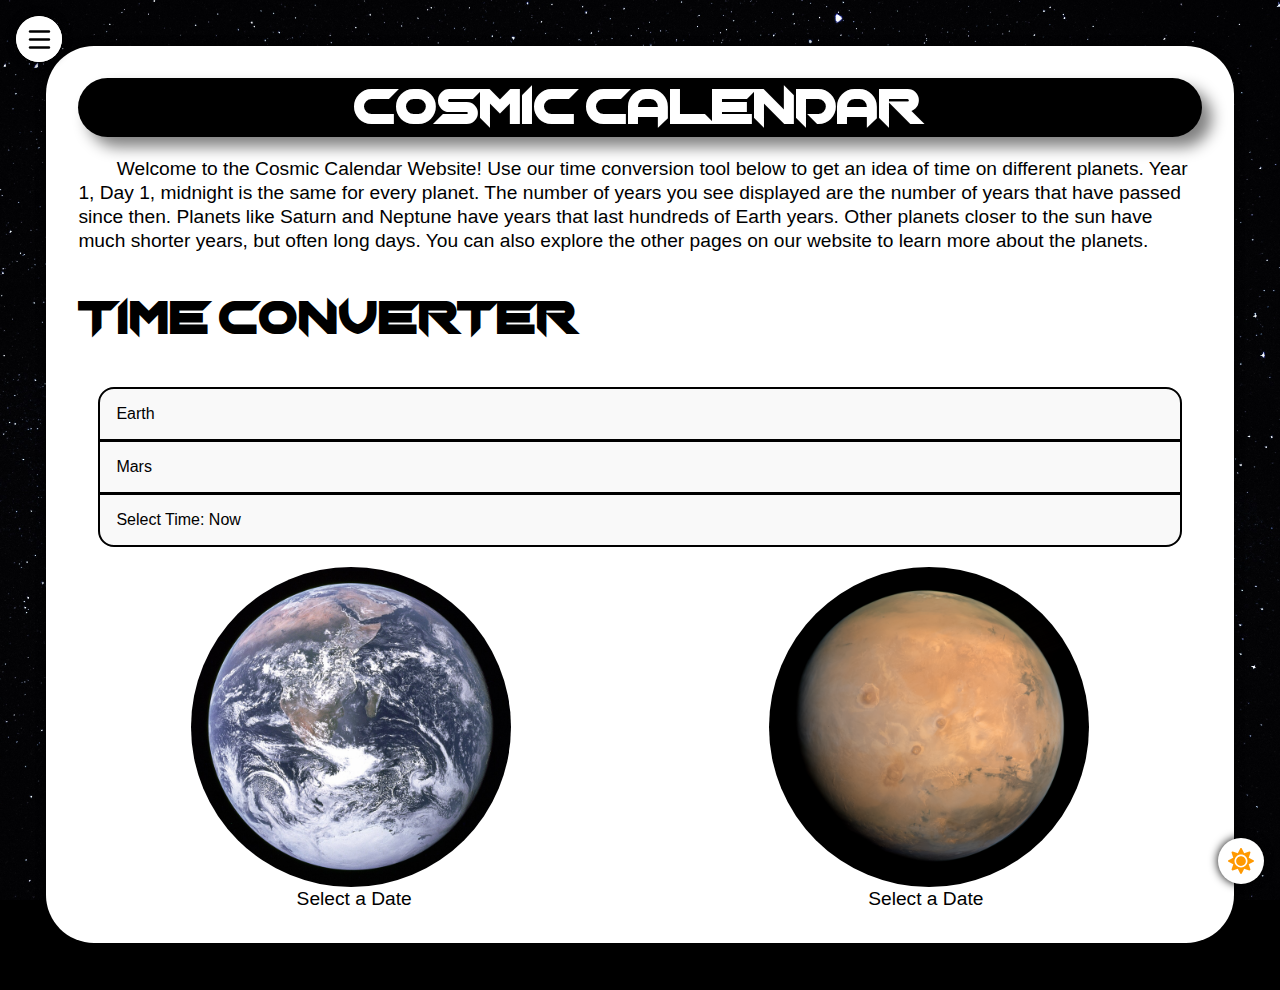
<file: index.html>
<!DOCTYPE html>
<html>

<head>
    <meta charset="utf-8">
    <title>Cosmic Calendar</title>
    <meta name="description" content="What a lovely website">
    <meta name="viewport" content="width=device-width, initial-scale=1">
    <link rel="stylesheet" href="src/css/styles.css">
    <link rel="stylesheet" href="src/css/index.css">
    <link href="src/assets/img/favicon.png" rel="icon">
</head>

<body>

    <!--NAVIGATION-->
    <div class="navbar" id="navbar">
        <svg class="hamRotate180 ham hamburger" id="hamburger" viewBox="0 0 100 100" width="80"
            onclick="this.classList.toggle('active')">
            <path class="line top"
                d="m 30,33 h 40 c 0,0 8.5,-0.68551 8.5,10.375 0,8.292653 -6.122707,9.002293 -8.5,6.625 l -11.071429,-11.071429" />
            <path class="line middle" d="m 70,50 h -40" />
            <path class="line bottom"
                d="m 30,67 h 40 c 0,0 8.5,0.68551 8.5,-10.375 0,-8.292653 -6.122707,-9.002293 -8.5,-6.625 l -11.071429,11.071429" />
        </svg>
        <ul class="menu" id="menu">
            <li><a href="src/pages/about-us.html">About Us</a></li>
            <li><a href="src/pages/Dash.html">Dashboard</a></li>
            <li><a href="src/pages/planet-history.html">Planet History</a></li>
        </ul>
    </div>
    <div class="theme-toggle" id="theme-toggle">
        <svg viewBox="0 0 512 512" title="sun" class="sun">
            <path
                d="M256 160c-52.9 0-96 43.1-96 96s43.1 96 96 96 96-43.1 96-96-43.1-96-96-96zm246.4 80.5l-94.7-47.3 33.5-100.4c4.5-13.6-8.4-26.5-21.9-21.9l-100.4 33.5-47.4-94.8c-6.4-12.8-24.6-12.8-31 0l-47.3 94.7L92.7 70.8c-13.6-4.5-26.5 8.4-21.9 21.9l33.5 100.4-94.7 47.4c-12.8 6.4-12.8 24.6 0 31l94.7 47.3-33.5 100.5c-4.5 13.6 8.4 26.5 21.9 21.9l100.4-33.5 47.3 94.7c6.4 12.8 24.6 12.8 31 0l47.3-94.7 100.4 33.5c13.6 4.5 26.5-8.4 21.9-21.9l-33.5-100.4 94.7-47.3c13-6.5 13-24.7.2-31.1zm-155.9 106c-49.9 49.9-131.1 49.9-181 0-49.9-49.9-49.9-131.1 0-181 49.9-49.9 131.1-49.9 181 0 49.9 49.9 49.9 131.1 0 181z" />
        </svg>
        <svg viewBox="0 0 512 512" title="moon" class="moon">
            <path
                d="M283.211 512c78.962 0 151.079-35.925 198.857-94.792 7.068-8.708-.639-21.43-11.562-19.35-124.203 23.654-238.262-71.576-238.262-196.954 0-72.222 38.662-138.635 101.498-174.394 9.686-5.512 7.25-20.197-3.756-22.23A258.156 258.156 0 0 0 283.211 0c-141.309 0-256 114.511-256 256 0 141.309 114.511 256 256 256z" />
        </svg>
    </div>

    <!--MAIN PAGE-->
    <div class="title">
        Cosmic Calendar
    </div>

    <div class="info tab">
        <p>
            Welcome to the Cosmic Calendar Website! Use our time conversion tool below to get an idea of time on
            different planets. Year 1, Day 1, midnight is the same for every planet. The number of years you see
            displayed are the number of years that have passed since then. Planets like Saturn and Neptune have years
            that last hundreds of Earth years. Other planets closer to the sun have much shorter years, but often long
            days. You can also explore the other pages on our website to learn more about the planets.
        </p>
    </div>

    <h2 class="headers">Time Converter</h2>
    <div class="convertform">
        <div class="dropdown-container" id="dropdown-container1">
            <button class="dropdown-button" id="dropdownbtn1">Select Planet 1</button>
        </div>
        <div class="dropdown-container" id="dropdown-container2">
            <button class="dropdown-button" id="dropdownbtn2">Select Planet 2</button>
        </div>
        <div class="dropdown-container" id="dropdown-container3">
            <button class="dropdown-button" id="dropdownbtn3">Select Time: Now</button>
        </div>
    </div>

    <div class="planet-pics">
        <img class="planet-image" id="planetpic1">
        <img class="planet-image" id="planetpic2">
    </div>

    <div class="results dropdown-container" id="results">
        <div class="info" id="result1">Select a Date</div>
        <div class="info" id="result2">Select a Date</div>
    </div>

    <!--PLANET DROPDOWN 1-->
    <div id="dropdown-content1" class="dropdown-modal">
        <!--PLANETS-->
        <div class="dropdown-header">Planets</div>

        <div class="dropdown-content">
            <img src="./src/assets/img/planets/mercury.png"
                alt="An image of Mercury, a gray, rocky planet covered in craters, resembling Earth's Moon.">
            <label>Mercury</label>
        </div>
        <div class="dropdown-content">
            <img src="./src/assets/img/planets/venus.png"
                alt="Venus, a bright yellow planet veiled by thick clouds and a dense atmosphere.">
            <label>Venus</label>
        </div>
        <div class="dropdown-content">
            <img src="./src/assets/img/planets/earth.png"
                alt="Earth, a vibrant blue planet with swirling white clouds, green landmasses, and vast oceans.">
            <label>Earth</label>
        </div>
        <div class="dropdown-content">
            <img src="./src/assets/img/planets/mars.png"
                alt="Mars, a reddish-orange planet with dusty terrain, craters, and icy polar caps.">
            <label>Mars</label>
        </div>
        <div class="dropdown-content">
            <img src="./src/assets/img/planets/jupiter.png"
                alt="Jupiter, a massive planet with orange and white swirling bands and the Great Red Spot, a large storm.">
            <label>Jupiter</label>
        </div>
        <div class="dropdown-content">
            <img src="./src/assets/img/planets/saturn.png"
                alt="Saturn, a pale yellow-brown planet surrounded by prominent icy rings.">
            <label>Saturn</label>
        </div>
        <div class="dropdown-content">
            <img src="./src/assets/img/planets/uranus.png"
                alt="Uranus, a pale light blue-green planet tilted on its side.">
            <label>Uranus</label>
        </div>
        <div class="dropdown-content">
            <img src="./src/assets/img/planets/neptune.png"
                alt="Neptune, a deep blue planet with faint white cloud streaks and a visible dark storm.">
            <label>Neptune</label>
        </div>

        <!--DWARFT PLANETS-->
        <div class="dropdown-header">Dwarf Planets</div>

        <div class="dropdown-content">
            <img src="./src/assets/img/planets/pluto.png"
                alt="Pluto, a tan and brown dwarf planet with a bright, heart-shaped region on its surface.">
            <label>Pluto</label>
        </div>
        <div class="dropdown-content">
            <img src="./src/assets/img/planets/makemake.png"
                alt="Makemake, a reddish-brown dwarf planet with a bright, icy surface.">
            <label>Makemake</label>
        </div>

        <!--MOONS-->
        <div class="dropdown-header">Moons</div>

        <div class="dropdown-content">
            <img src="./src/assets/img/planets/moon.png"
                alt="Earth's moon or Luna, a gray, cratered moon with dark plains scattered across its surface.">
            <label>Moon</label>
        </div>
        <div class="dropdown-content">
            <img src="./src/assets/img/planets/europa.png"
                alt="Europa, an icy moon with a smooth surface crisscrossed by reddish-brown fractures.">
            <label>Europa</label>
        </div>
        <div class="dropdown-content">
            <img src="./src/assets/img/planets/titan.png"
                alt="Titan, a moon with a thick, yellow-orange atmosphere that obscures its surface.">
            <label>Titan</label>
        </div>

        <!--ASTEROIDS-->
        <div class="dropdown-header">Asteroids</div>

        <div class="dropdown-content">
            <img src="./src/assets/img/planets/ceres.png"
                alt="Ceres, a gray dwarf planet with a cratered surface and bright spots.">
            <label>Ceres</label>
        </div>
        <div class="dropdown-content">
            <img src="./src/assets/img/planets/vesta.png"
                alt="Vesta, an irregularly shaped asteroid with a gray, cratered surface.">
            <label>Vesta</label>
        </div>
        <div class="dropdown-content">
            <img src="./src/assets/img/planets/pallas.png"
                alt="Pallas, a dark, slightly spherical shaped asteroid with visible craters.">
            <label>Pallas</label>
        </div>
    </div>

    <!--PLANET DROPDOWN 2-->
    <div id="dropdown-content2" class="dropdown-modal">
        <!--PLANETS-->
        <div class="dropdown-header">Planets</div>

        <div class="dropdown-content">
            <img src="./src/assets/img/planets/mercury.png"
                alt="An image of Mercury, a gray, rocky planet covered in craters, resembling Earth's Moon.">
            <label>Mercury</label>
        </div>
        <div class="dropdown-content">
            <img src="./src/assets/img/planets/venus.png"
                alt="Venus, a bright yellow planet veiled by thick clouds and a dense atmosphere.">
            <label>Venus</label>
        </div>
        <div class="dropdown-content">
            <img src="./src/assets/img/planets/earth.png"
                alt="A vibrant blue planet with swirling white clouds, green landmasses, and vast oceans.">
            <label>Earth</label>
        </div>
        <div class="dropdown-content">
            <img src="./src/assets/img/planets/mars.png"
                alt="A reddish-orange planet with dusty terrain, craters, and icy polar caps.">
            <label>Mars</label>
        </div>
        <div class="dropdown-content">
            <img src="./src/assets/img/planets/jupiter.png"
                alt="A massive planet with orange and white swirling bands and the Great Red Spot, a large storm.">
            <label>Jupiter</label>
        </div>
        <div class="dropdown-content">
            <img src="./src/assets/img/planets/saturn.png"
                alt="A pale yellow-brown planet surrounded by prominent icy rings.">
            <label>Saturn</label>
        </div>
        <div class="dropdown-content">
            <img src="./src/assets/img/planets/uranus.png" alt="A light blue-green planet tilted on its side.">
            <label>Uranus</label>
        </div>
        <div class="dropdown-content">
            <img src="./src/assets/img/planets/neptune.png"
                alt="A deep blue planet with faint white cloud streaks and a visible dark storm.">
            <label>Neptune</label>
        </div>

        <!--DWARFT PLANETS-->
        <div class="dropdown-header">Dwarf Planets</div>

        <div class="dropdown-content">
            <img src="./src/assets/img/planets/pluto.png" alt="A tan and brown dwarf planet.">
            <label>Pluto</label>
        </div>
        <div class="dropdown-content">
            <img src="./src/assets/img/planets/makemake.png"
                alt="A reddish-brown dwarf planet with a bright, icy surface.">
            <label>Makemake</label>
        </div>

        <!--MOONS-->
        <div class="dropdown-header">Moons</div>

        <div class="dropdown-content">
            <img src="./src/assets/img/planets/moon.png"
                alt="Earth's moon or Luna, a gray, cratered moon with dark plains scattered across its surface.">
            <label>Moon</label>
        </div>
        <div class="dropdown-content">
            <img src="./src/assets/img/planets/europa.png"
                alt="An icy moon with a smooth surface crisscrossed by reddish-brown fractures.">
            <label>Europa</label>
        </div>
        <div class="dropdown-content">
            <img src="./src/assets/img/planets/titan.png"
                alt="A moon with a thick, yellow-orange atmosphere that obscures its surface.">
            <label>Titan</label>
        </div>

        <!--ASTEROIDS-->
        <div class="dropdown-header">Asteroids</div>

        <div class="dropdown-content">
            <img src="./src/assets/img/planets/ceres.png"
                alt="A gray dwarf planet with a cratered surface and bright spots.">
            <label>Ceres</label>
        </div>
        <div class="dropdown-content">
            <img src="./src/assets/img/planets/vesta.png"
                alt="An irregularly shaped asteroid with a gray, cratered surface.">
            <label>Vesta</label>
        </div>
        <div class="dropdown-content">
            <img src="./src/assets/img/planets/pallas.png"
                alt="A dark, slightly spherical shaped asteroid with visible craters.">
            <label>Pallas</label>
        </div>
    </div>

    <div id="dropdown-content3" class="dropdown-modal">
        <div>
            <button class="clicker" id="now">Now</button>
        </div>
        <div class="datebox">
            <input type="datetime-local" name="" id="date">
        </div>
        <div>
            <button class="clicker" id="check">&check;</button>
        </div>
    </div>

    <!--SCRIPTS-->
    <script src="src/js/ConvertForm.js" async defer></script>

    <script src="src/js/main.js" defer></script>

</body>

</html>
</file>
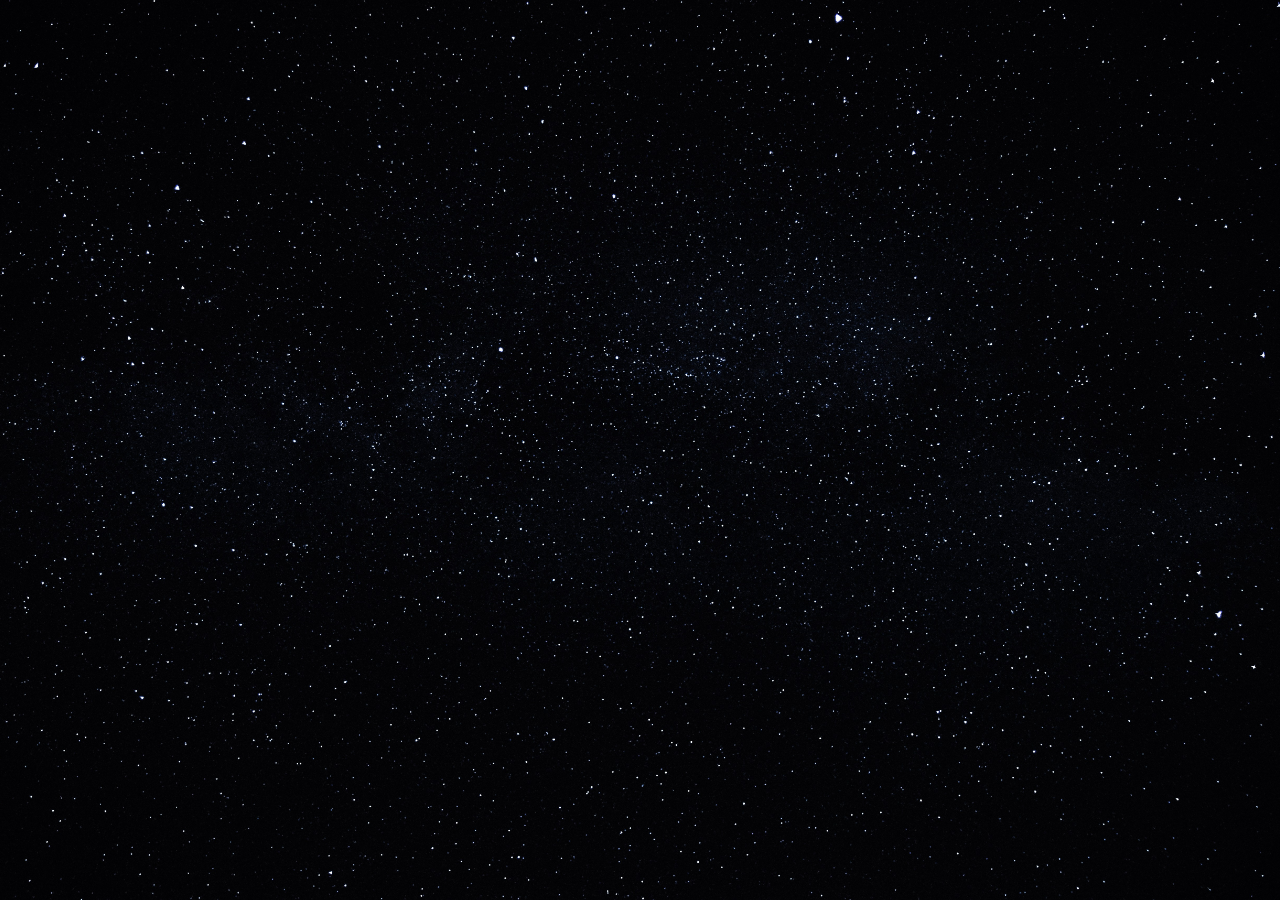
<file: Pages/Dash.html>
<!DOCTYPE html>
<html lang = "en-US">

<head>
  <title id="title">Dash</title>
  <meta charset = "utf-8">
  <meta name = "viewport" content = "width=device-width">
  <link href = "../src/css/styles.css" rel = "stylesheet" type = "text/css" />
  <link href = "../src/assets/Icon.png" rel = "icon">
</head>

<body id="body">
  
  <div id="link" style="text-align: center; font-size: 1.5em; background: rgb(255, 128, 128); position: fixed; width: 25%; right: 1em; bottom: 1em; font-weight: bold;">
    Java Script does not seem to be linked. Most features and some content may be missing.
  </div>
  
  <script src="../src/js/main.js"></script>
  
  <script src="../src/js/AreFilesLinked.js"></script>
  
  <script src="../src/js/Clock.js"></script>
  
  <div id="clockTest" style="position: relative; height: 40rem;"></div>
  
  <script>
    new clock(24, 0, 'clockTest');
  </script>
  
  <div id="2" style="position: relative;"></div>
  
  <script>
    new clock(240, 0, '2');
  </script>
  
</body>

</html>
</file>
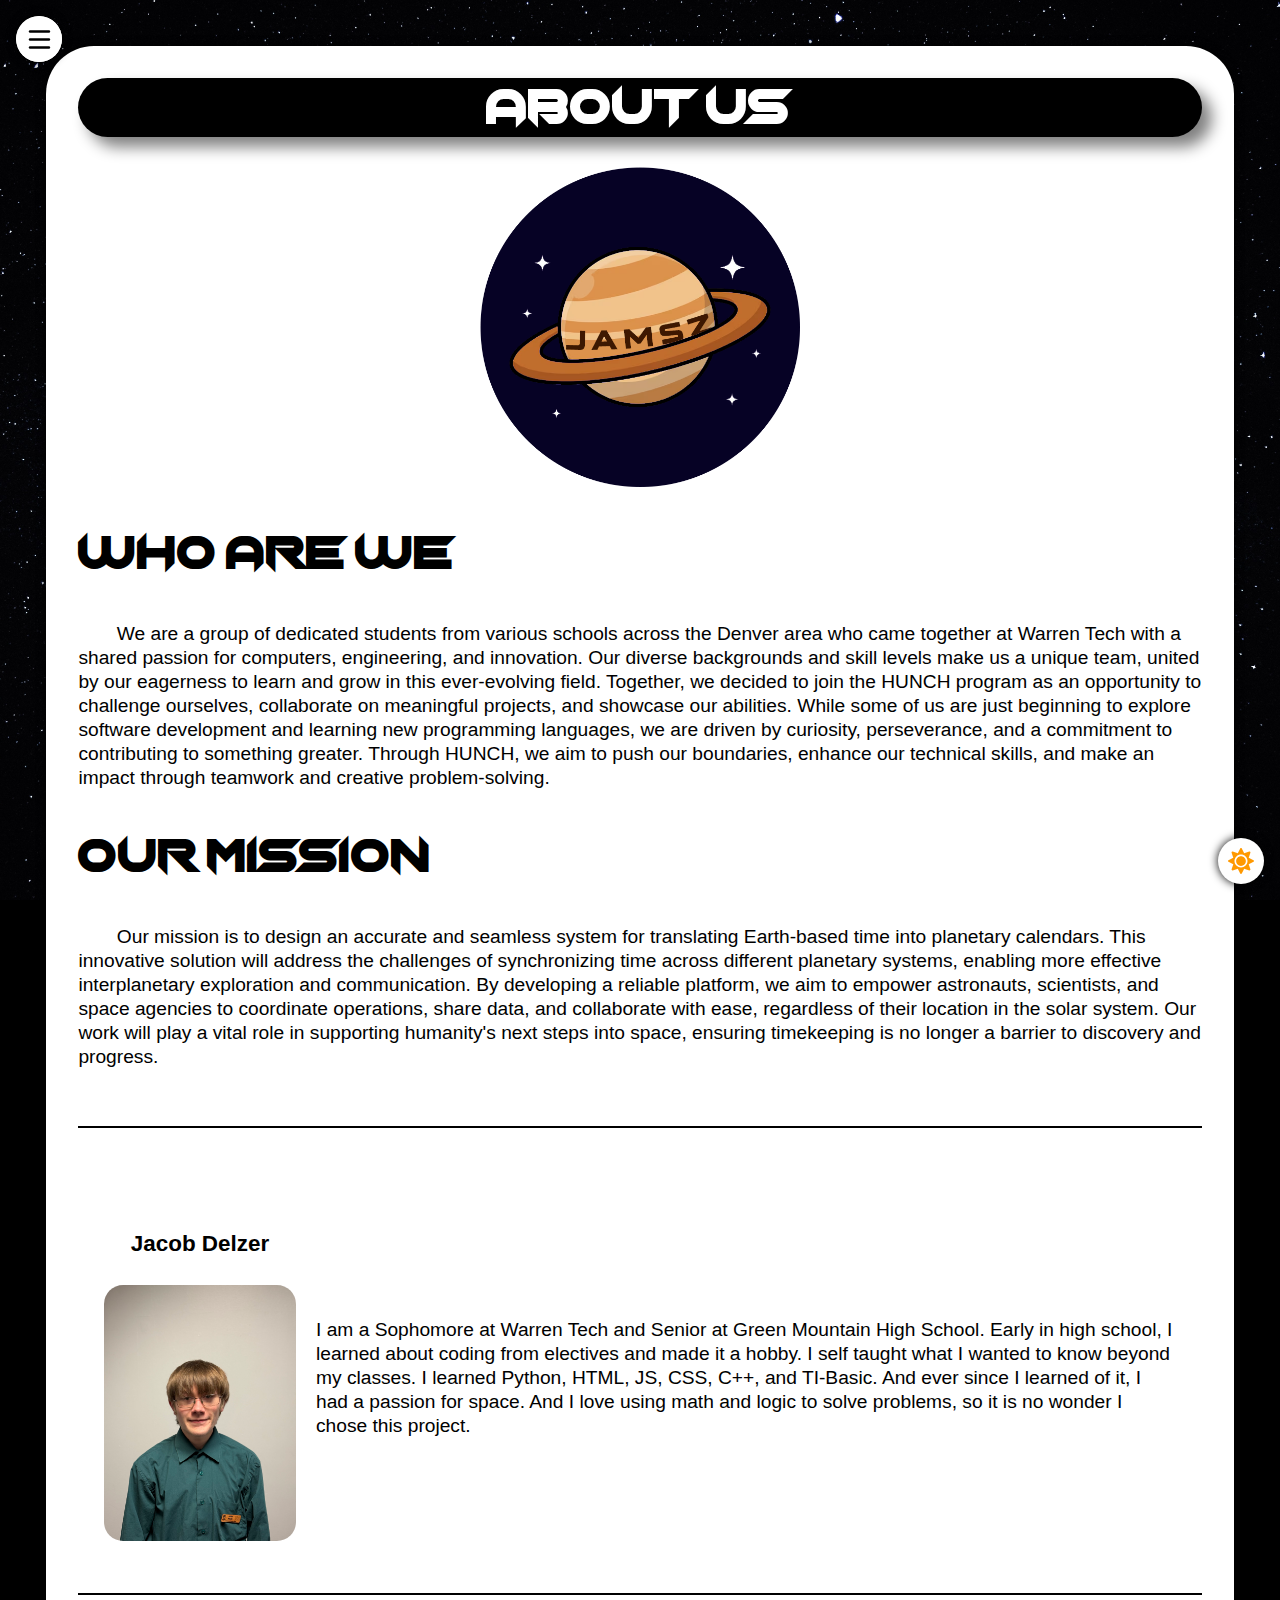
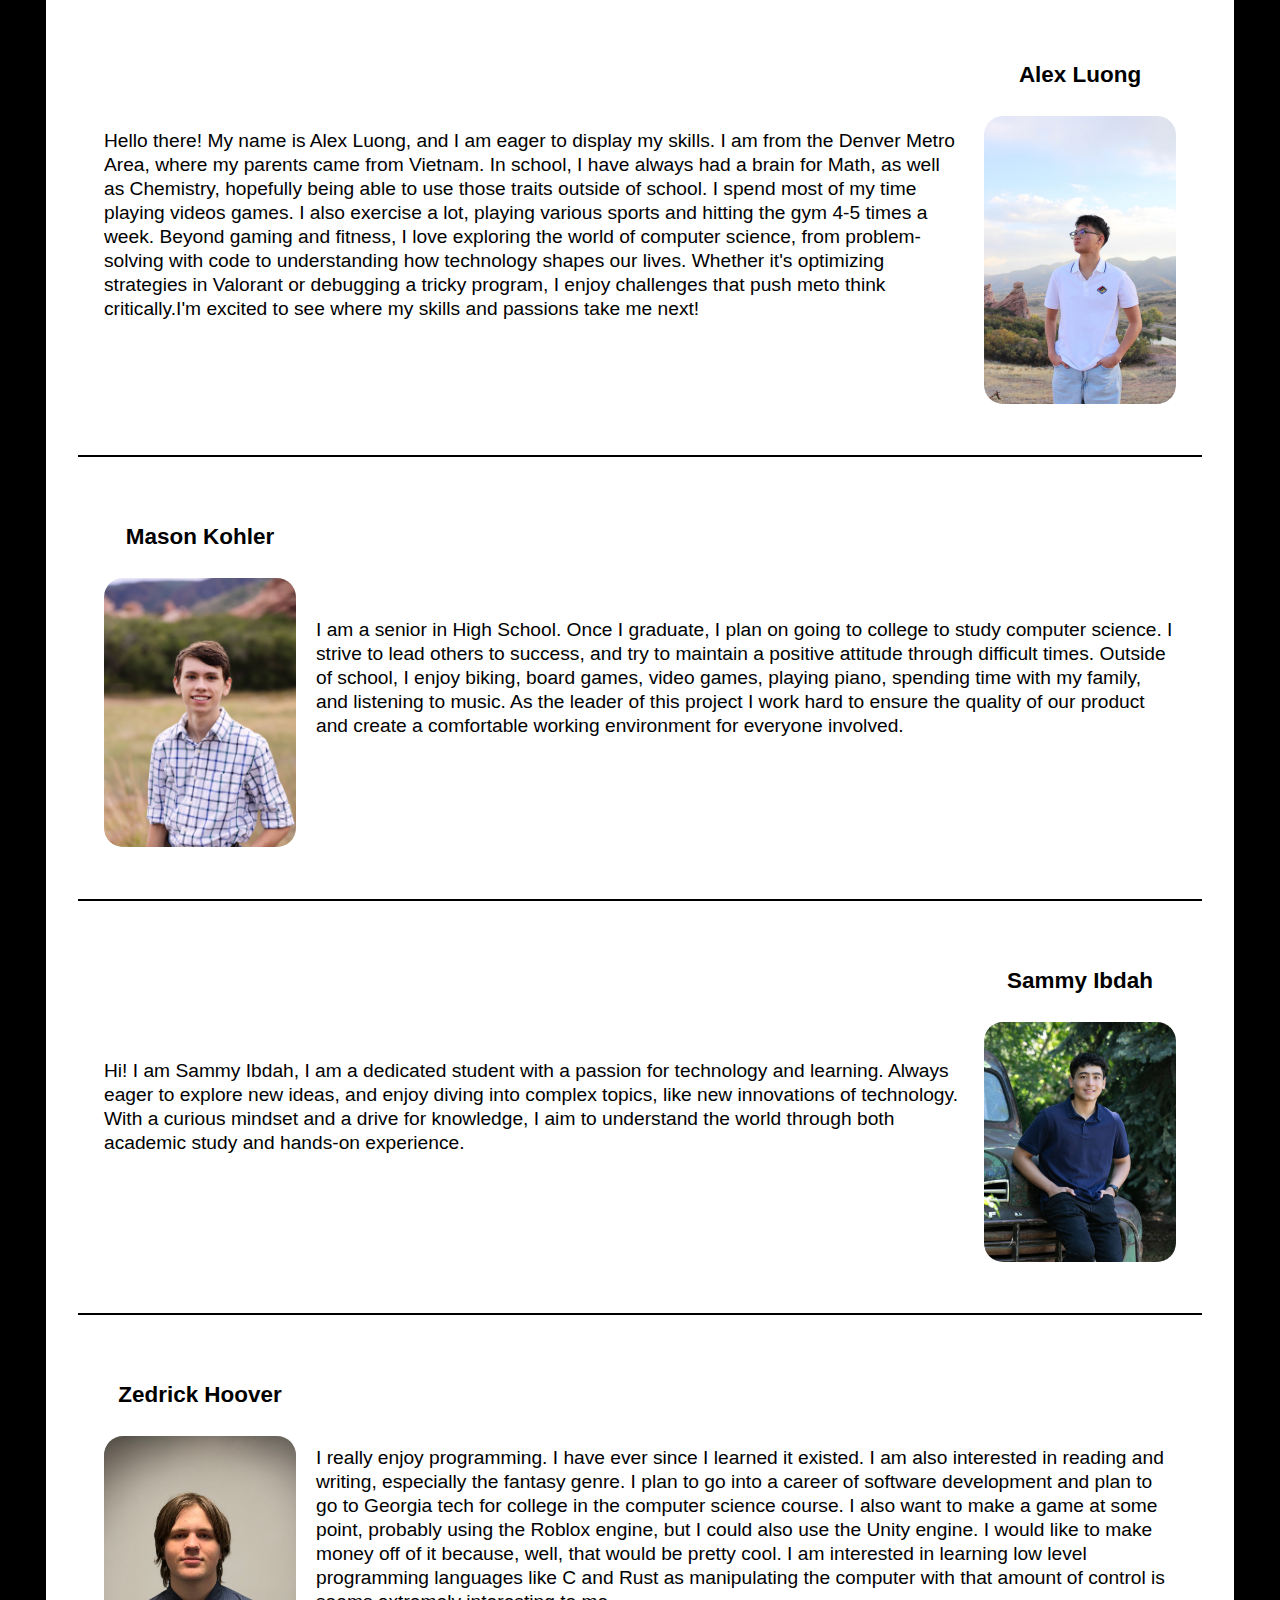
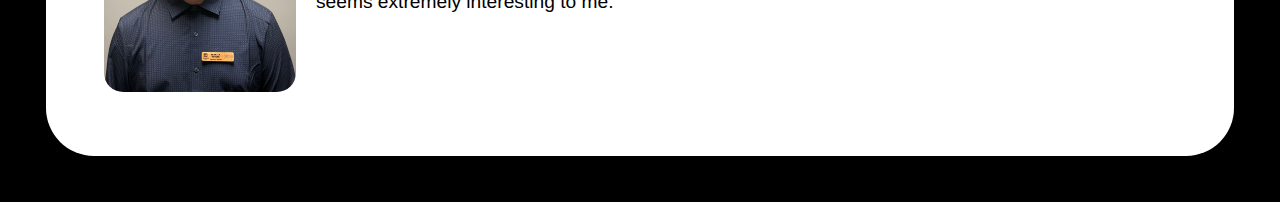
<file: src/pages/about-us.html>
<!DOCTYPE html>
<html lang="en">

<head>
    <link rel="stylesheet" href="../css/styles.css">
    <link rel="stylesheet" href="../css/about-us.css">
    <meta charset="UTF-8">
    <meta name="viewport" content="width=device-width, initial-scale=1.0">
    <title>About Us</title>
    <link href="../assets/img/favicon.png" rel="icon">

</head>

<body>

    <!--NAVIGATION-->
    <div class="navbar" id="navbar">
        <svg class="hamRotate180 ham hamburger" id="hamburger" viewBox="0 0 100 100" width="80"
            onclick="this.classList.toggle('active')">
            <path class="line top"
                d="m 30,33 h 40 c 0,0 8.5,-0.68551 8.5,10.375 0,8.292653 -6.122707,9.002293 -8.5,6.625 l -11.071429,-11.071429" />
            <path class="line middle" d="m 70,50 h -40" />
            <path class="line bottom"
                d="m 30,67 h 40 c 0,0 8.5,0.68551 8.5,-10.375 0,-8.292653 -6.122707,-9.002293 -8.5,-6.625 l -11.071429,11.071429" />
        </svg>
        <ul class="menu" id="menu">
            <li><a href="../../index.html">Home</a></li>
            <li><a href="./Dash.html">Dashboard</a></li>
            <li><a href="./planet-history.html">Planet History</a></li>
        </ul>
    </div>
    <div class="theme-toggle" id="theme-toggle">
        <svg viewBox="0 0 512 512" title="sun" class="sun">
            <path
                d="M256 160c-52.9 0-96 43.1-96 96s43.1 96 96 96 96-43.1 96-96-43.1-96-96-96zm246.4 80.5l-94.7-47.3 33.5-100.4c4.5-13.6-8.4-26.5-21.9-21.9l-100.4 33.5-47.4-94.8c-6.4-12.8-24.6-12.8-31 0l-47.3 94.7L92.7 70.8c-13.6-4.5-26.5 8.4-21.9 21.9l33.5 100.4-94.7 47.4c-12.8 6.4-12.8 24.6 0 31l94.7 47.3-33.5 100.5c-4.5 13.6 8.4 26.5 21.9 21.9l100.4-33.5 47.3 94.7c6.4 12.8 24.6 12.8 31 0l47.3-94.7 100.4 33.5c13.6 4.5 26.5-8.4 21.9-21.9l-33.5-100.4 94.7-47.3c13-6.5 13-24.7.2-31.1zm-155.9 106c-49.9 49.9-131.1 49.9-181 0-49.9-49.9-49.9-131.1 0-181 49.9-49.9 131.1-49.9 181 0 49.9 49.9 49.9 131.1 0 181z" />
        </svg>
        <svg viewBox="0 0 512 512" title="moon" class="moon">
            <path
                d="M283.211 512c78.962 0 151.079-35.925 198.857-94.792 7.068-8.708-.639-21.43-11.562-19.35-124.203 23.654-238.262-71.576-238.262-196.954 0-72.222 38.662-138.635 101.498-174.394 9.686-5.512 7.25-20.197-3.756-22.23A258.156 258.156 0 0 0 283.211 0c-141.309 0-256 114.511-256 256 0 141.309 114.511 256 256 256z" />
        </svg>
    </div>
    
    <!--MAIN PAGE-->
    <div class="title">
        About Us
    </div>

    <img src="../assets/img/saturnlogos.png" class="jamsz"
        alt="JAMSZ logo." />


    <h2 class="headers">Who Are We</h2>
    <p class="info tab">
        We are a group of dedicated students from various schools across the Denver area who came together at Warren
        Tech with a shared passion for computers, engineering, and innovation.
        Our diverse backgrounds and skill levels make us a unique team, united by our eagerness to learn and grow in
        this ever-evolving field.
        Together, we decided to join the HUNCH program as an opportunity to challenge ourselves, collaborate on
        meaningful projects, and showcase our abilities.
        While some of us are just beginning to explore software development and learning new programming languages, we
        are driven by curiosity, perseverance, and a commitment to contributing to something greater.
        Through HUNCH, we aim to push our boundaries, enhance our technical skills, and make an impact through teamwork
        and creative problem-solving.
    </p>

    <h2 class="headers">Our Mission</h2>
    <p class="info tab">
        Our mission is to design an accurate and seamless system for translating Earth-based time into planetary
        calendars.
        This innovative solution will address the challenges of synchronizing time across different planetary systems,
        enabling more effective interplanetary exploration and communication.
        By developing a reliable platform, we aim to empower astronauts, scientists, and space agencies to coordinate
        operations, share data, and collaborate with ease, regardless of their location in the solar system.
        Our work will play a vital role in supporting humanity's next steps into space, ensuring timekeeping is no
        longer a barrier to discovery and progress.
    </p>
</body>

<br>
<div class="border"></div>
<br>
<br>

<body>
    <div class="image-container info">

        <!--JACOB-->
        <div class="photo-left">
            <div>
                <h3 class="name-tag">Jacob Delzer</h3>
                <br>
                <img src="../assets/img/portraits/Jacob.jpeg" />
            </div>
            <div class="phone-margin">
                I am a Sophomore at Warren Tech and Senior at Green Mountain High School. Early in high school, I
                learned about coding from electives and made it a hobby. I self taught what I wanted to know beyond
                my classes. I learned Python, HTML, JS, CSS, C++, and TI-Basic. And ever since I learned of it, I had a
                passion for space. And I love using math and logic to solve problems, so it is no wonder I chose
                this project.
            </div>
        </div>
        <div class="border"></div>

        <!--ALEX-->
        <div class="photo-right">
            <div class="phone-margin">
                Hello there! My name is Alex Luong, and I am eager to display my skills. I am from the Denver Metro
                Area, where my parents came from Vietnam. In school, I have always had a brain for Math, as well as
                Chemistry, hopefully being able to use those traits outside of school. I spend most of my time
                playing videos games. I also exercise a lot, playing various sports and hitting the gym 4-5 times a
                week.
                Beyond gaming and fitness, I love exploring the world of computer science, from problem-solving with
                code to understanding how
                technology shapes our lives. Whether it's optimizing strategies in Valorant or debugging a tricky
                program, I enjoy
                challenges that push meto think critically.I'm excited to see where my skills and passions take me
                next!
            </div>
            <div>
                <h3 class="name-tag">Alex Luong</h3>
                <br>
                <img src="../assets/img/portraits/Alex.png" />
            </div>
        </div>
        <div class="border"></div>

        <!--MASON-->
        <div class="photo-left">
            <div>
                <h3 class="name-tag">Mason Kohler</h3>
                <br>
                <img src="../assets/img/portraits/Mason.jpg" />
            </div>
            <div class="phone-margin">
                I am a senior in High School. Once I graduate, I plan on going to college to study computer science.
                I strive to lead others to success, and try to maintain a positive attitude through difficult times.
                Outside of school, I enjoy biking, board games, video games, playing piano, spending time with my
                family, and listening to music. As the leader of this project I work hard to ensure the quality of
                our product and create a comfortable working environment for everyone involved.
            </div>
        </div>
        <div class="border"></div>

        <!--SAMMY-->
        <div class="photo-right">
            <div class="phone-margin">
                Hi! I am Sammy Ibdah, I am a dedicated student with a passion for technology and learning. Always eager
                to explore new ideas, and enjoy diving into complex topics, like new innovations of technology. With a
                curious mindset and
                a drive for knowledge, I aim to understand the world through both academic study and hands-on
                experience.
            </div>
            <div>
                <h3 class="name-tag">Sammy Ibdah</h3>
                <br>
                <img src="../assets/img/portraits/Sammy.JPG" />
            </div>
        </div>
        <div class="border"></div>

        <!--ZED-->
        <div class="photo-left">
            <div>
                <h3 class="name-tag">Zedrick Hoover</h3>
                <br>
                <img src="../assets/img/portraits/Zed.jpeg" />
            </div>
            <div class="phone-margin">
                I really enjoy programming. I have ever since I learned it existed. I am also interested in reading and
                writing, especially the fantasy genre. I plan to go into a career of software development and plan to go
                to Georgia tech for college in the computer science course.
                I also want to make a game at some point, probably using the Roblox engine, but I could also use the
                Unity engine. I would like to make money off of it because, well, that would be pretty cool. I am
                interested in learning low level programming languages like C and Rust as manipulating the computer
                with that amount of control is seems extremely interesting to me.
            </div>
        </div>
    </div>

    <!--SCRIPTS-->
    <script src="../js/main.js"></script>

</body>

</html>
</file>
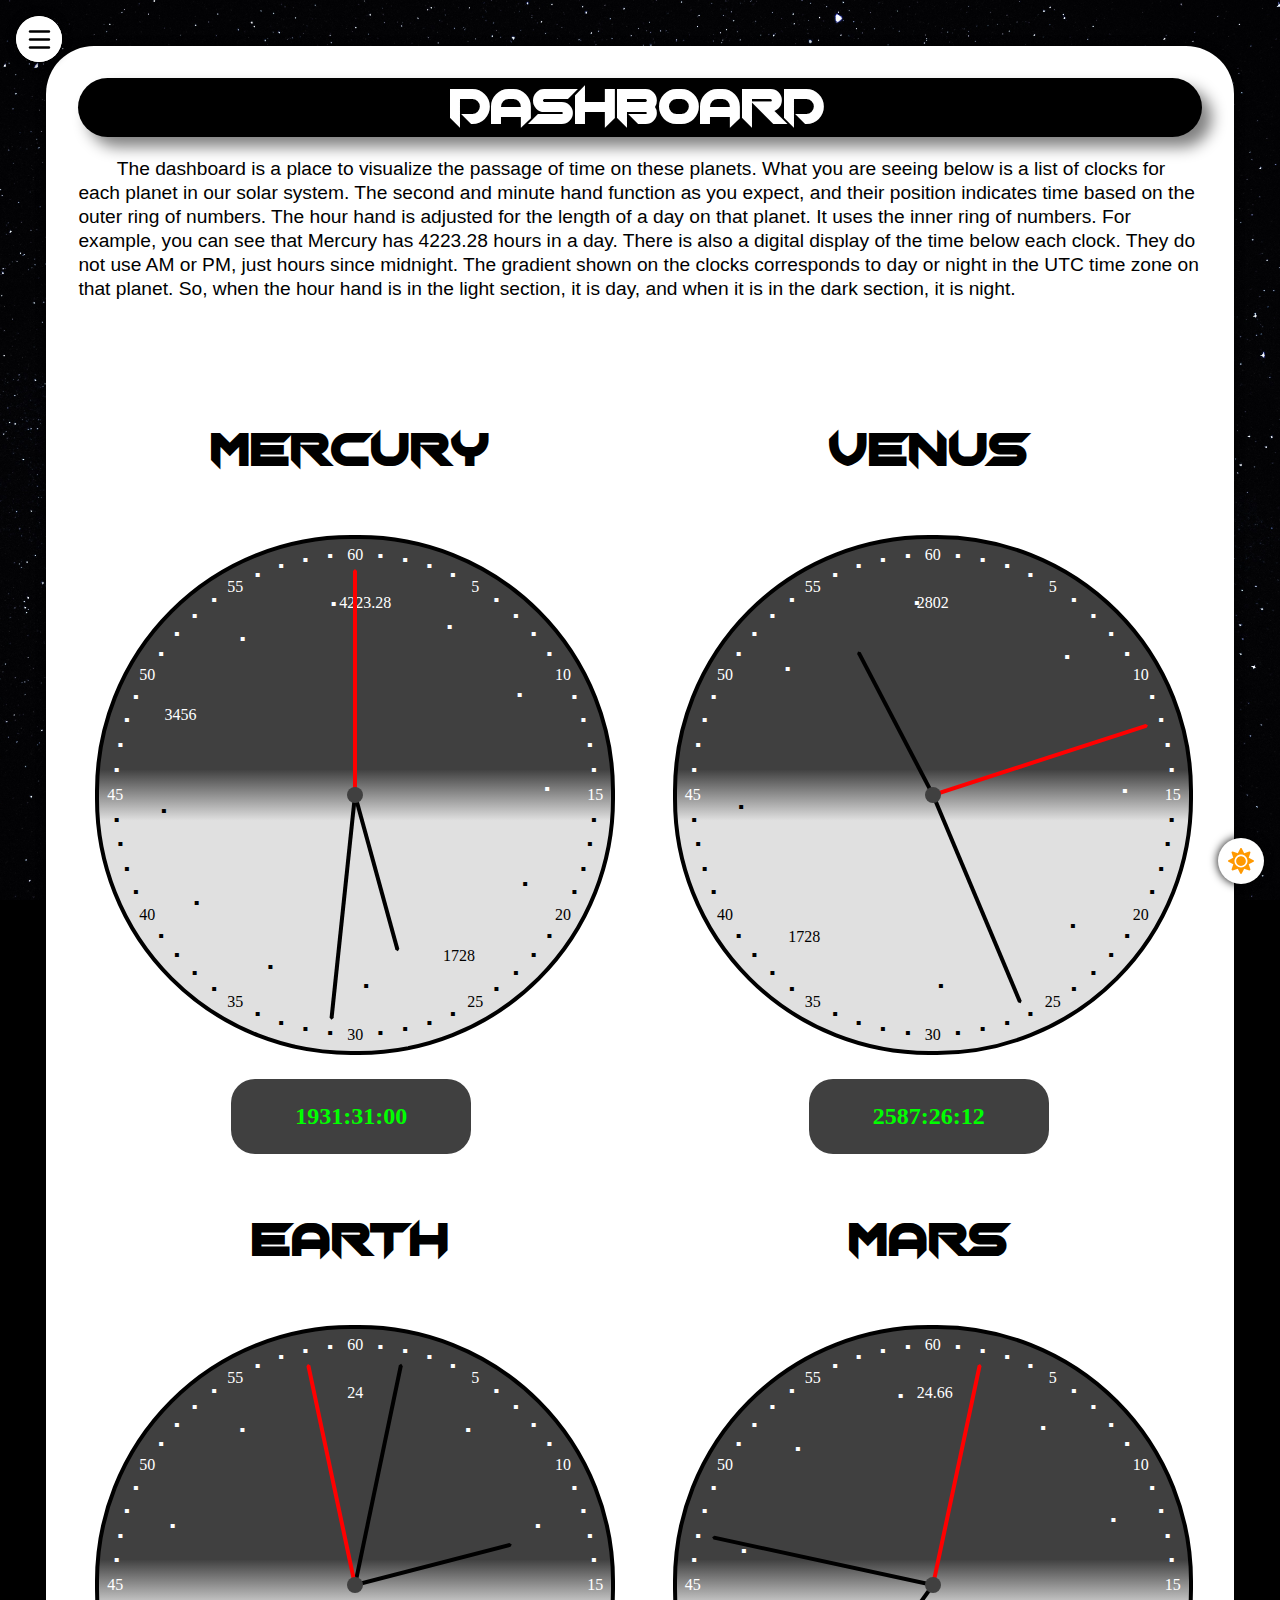
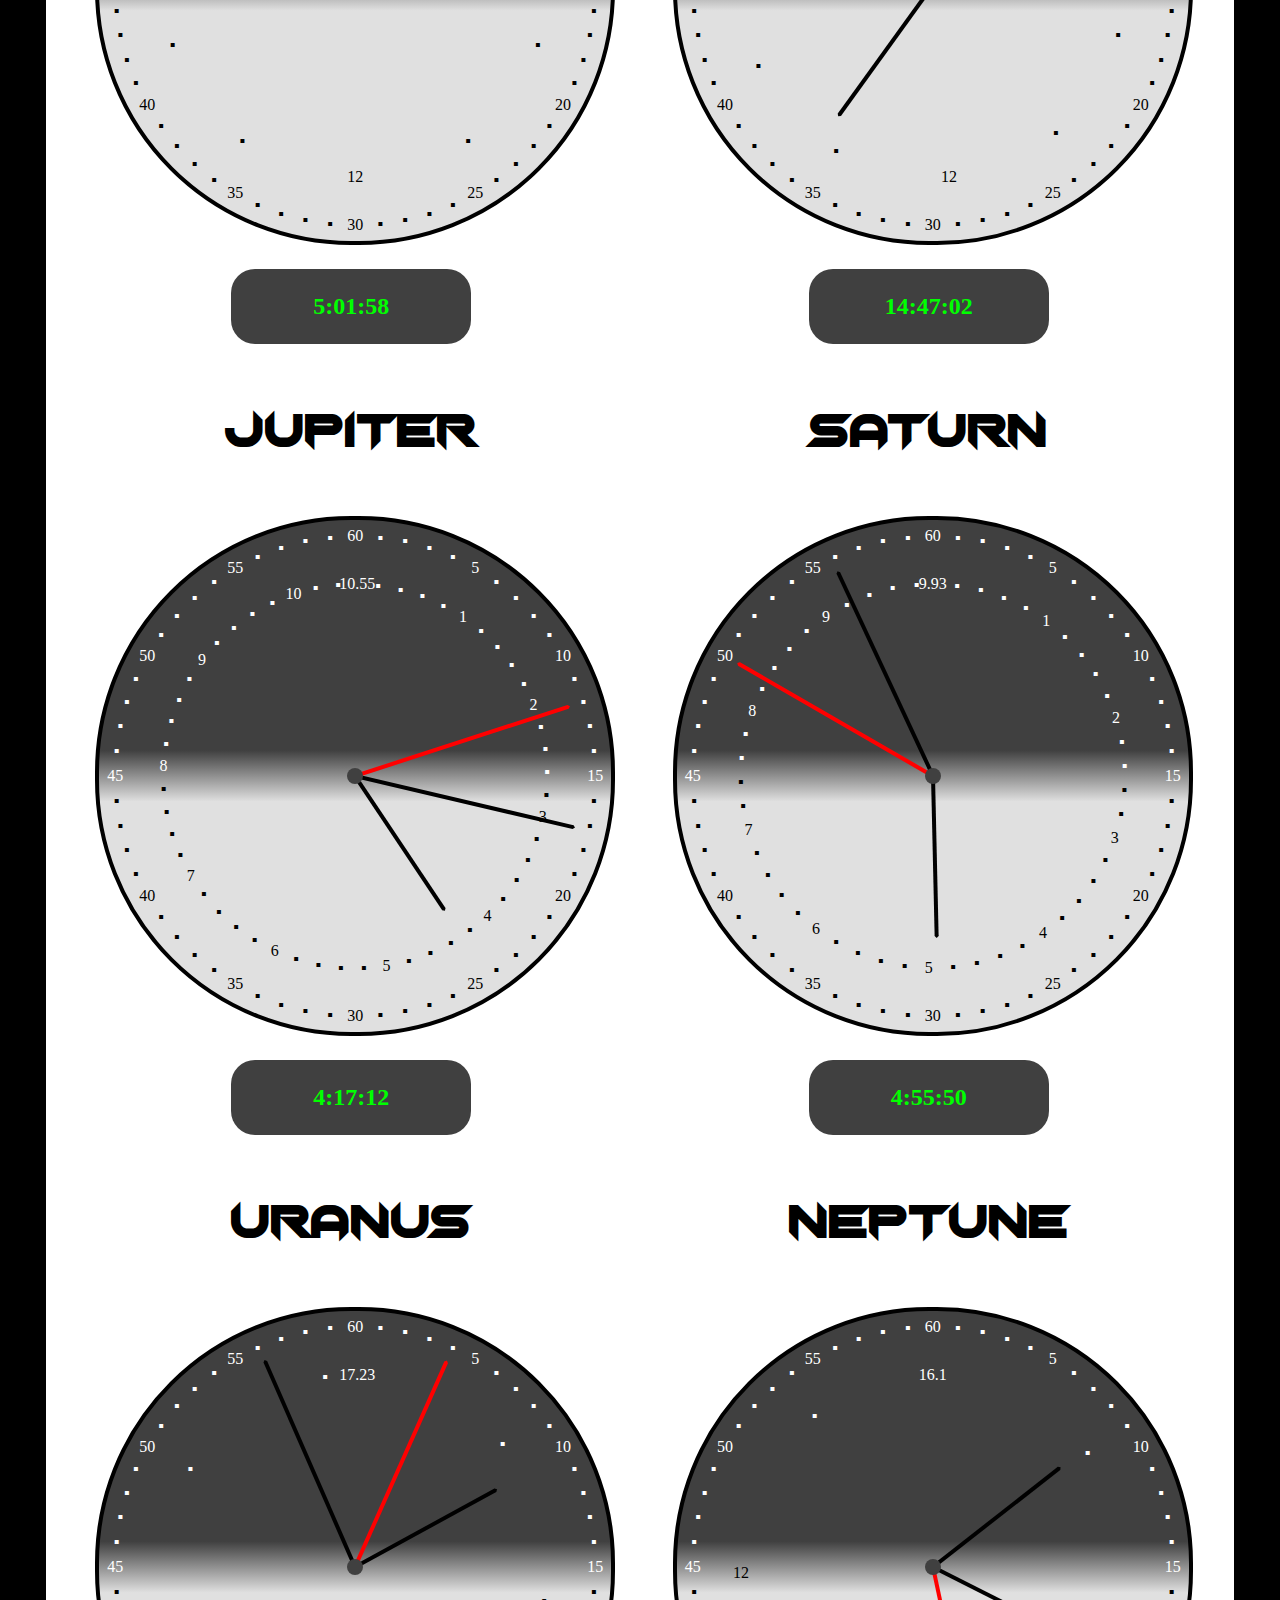
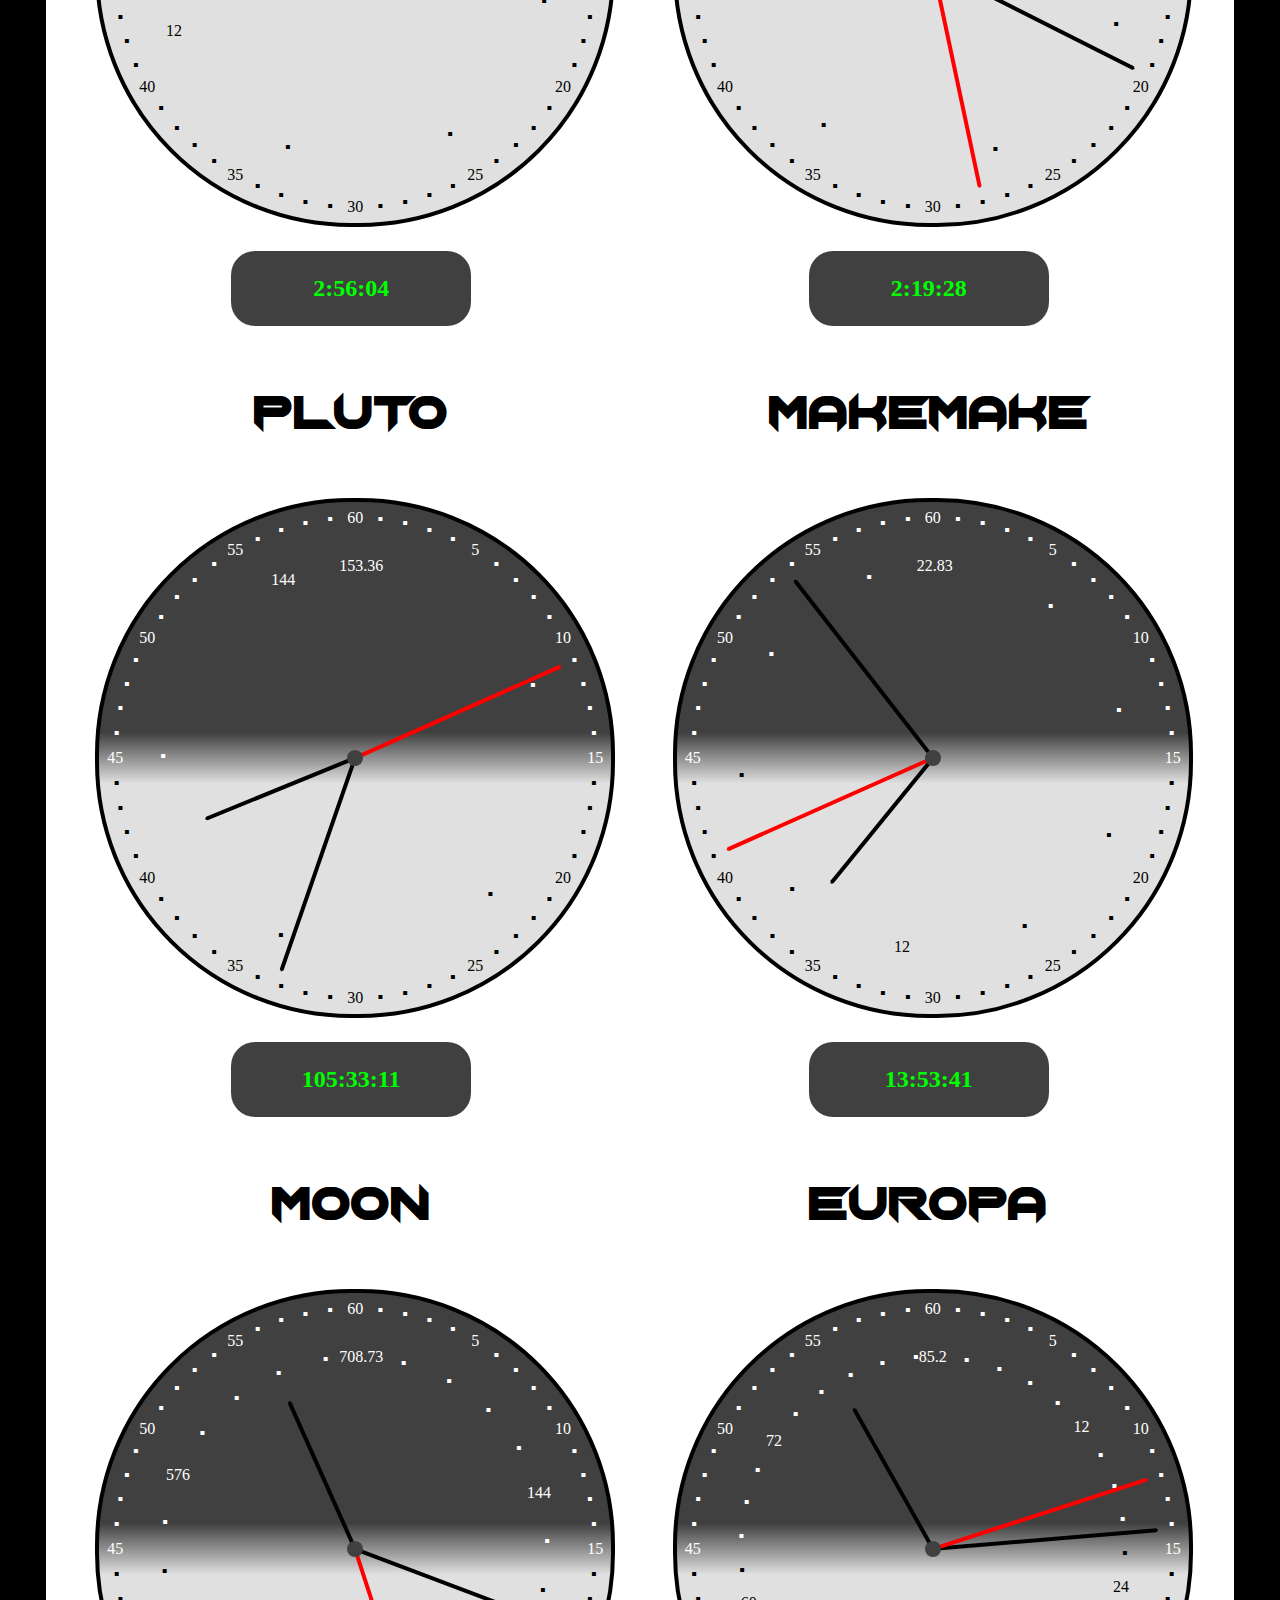
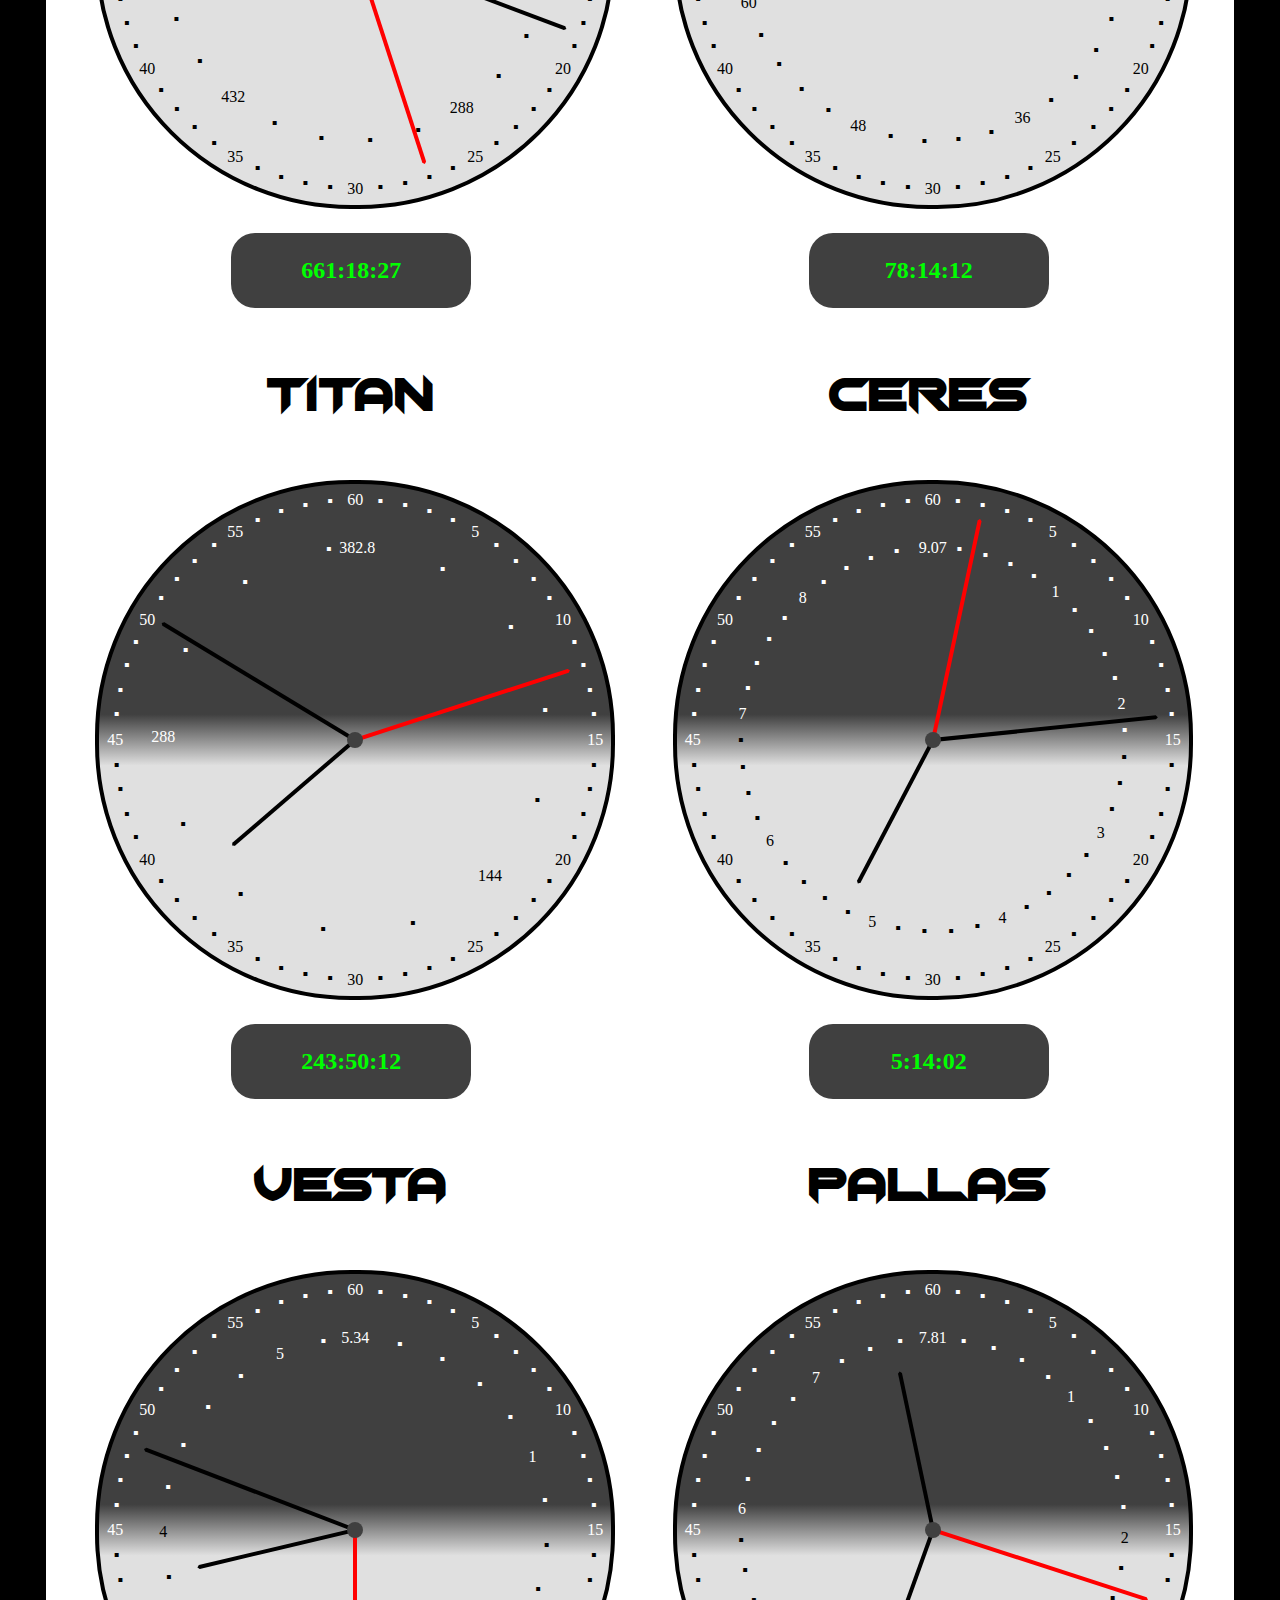
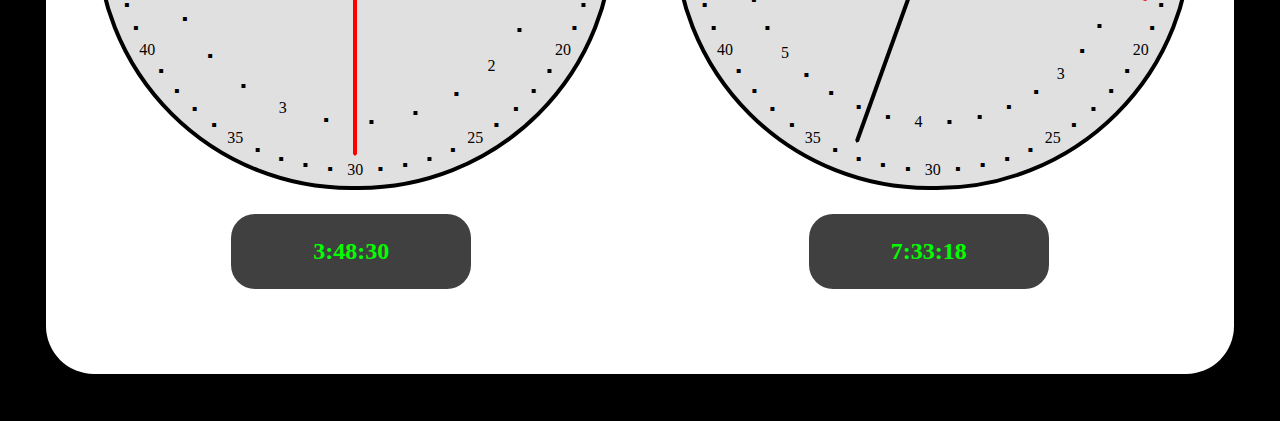
<file: src/pages/Dash.html>
<!DOCTYPE html>
<html lang="en-US">

<head>
    <title id="title">Dash</title>
    <meta charset="utf-8">
    <meta name="viewport" content="width=device-width">
    <link rel="stylesheet" href="../css/styles.css">
    <link rel="stylesheet" href="../css/dash.css">
    <link href="../assets/img/favicon.png" rel="icon">
</head>

<body>

    <!--NAVIGATION-->
    <div class="navbar" id="navbar">
        <svg class="hamRotate180 ham hamburger" id="hamburger" viewBox="0 0 100 100" width="80"
            onclick="this.classList.toggle('active')">
            <path class="line top"
                d="m 30,33 h 40 c 0,0 8.5,-0.68551 8.5,10.375 0,8.292653 -6.122707,9.002293 -8.5,6.625 l -11.071429,-11.071429" />
            <path class="line middle" d="m 70,50 h -40" />
            <path class="line bottom"
                d="m 30,67 h 40 c 0,0 8.5,0.68551 8.5,-10.375 0,-8.292653 -6.122707,-9.002293 -8.5,-6.625 l -11.071429,11.071429" />
        </svg>
        <ul class="menu" id="menu">
            <li><a href="../../index.html">Home</a></li>
            <li><a href="./about-us.html">About Us</a></li>
            <li><a href="./planet-history.html">Planet History</a></li>
        </ul>
    </div>
    <div class="theme-toggle" id="theme-toggle">
        <svg viewBox="0 0 512 512" title="sun" class="sun">
            <path
                d="M256 160c-52.9 0-96 43.1-96 96s43.1 96 96 96 96-43.1 96-96-43.1-96-96-96zm246.4 80.5l-94.7-47.3 33.5-100.4c4.5-13.6-8.4-26.5-21.9-21.9l-100.4 33.5-47.4-94.8c-6.4-12.8-24.6-12.8-31 0l-47.3 94.7L92.7 70.8c-13.6-4.5-26.5 8.4-21.9 21.9l33.5 100.4-94.7 47.4c-12.8 6.4-12.8 24.6 0 31l94.7 47.3-33.5 100.5c-4.5 13.6 8.4 26.5 21.9 21.9l100.4-33.5 47.3 94.7c6.4 12.8 24.6 12.8 31 0l47.3-94.7 100.4 33.5c13.6 4.5 26.5-8.4 21.9-21.9l-33.5-100.4 94.7-47.3c13-6.5 13-24.7.2-31.1zm-155.9 106c-49.9 49.9-131.1 49.9-181 0-49.9-49.9-49.9-131.1 0-181 49.9-49.9 131.1-49.9 181 0 49.9 49.9 49.9 131.1 0 181z" />
        </svg>
        <svg viewBox="0 0 512 512" title="moon" class="moon">
            <path
                d="M283.211 512c78.962 0 151.079-35.925 198.857-94.792 7.068-8.708-.639-21.43-11.562-19.35-124.203 23.654-238.262-71.576-238.262-196.954 0-72.222 38.662-138.635 101.498-174.394 9.686-5.512 7.25-20.197-3.756-22.23A258.156 258.156 0 0 0 283.211 0c-141.309 0-256 114.511-256 256 0 141.309 114.511 256 256 256z" />
        </svg>
    </div>

    <!--MAIN PAGE-->
    <div class="title">
        Dashboard
    </div>

    <p class="info tab">The dashboard is a place to visualize the passage of time on these planets. What you are seeing
        below
        is a list of clocks for each planet in our solar system. The second and minute hand function as you expect, and
        their position indicates time based on the outer ring of numbers. The hour hand is adjusted for the length of a
        day
        on that planet. It uses the inner ring of numbers. For example, you can see that Mercury has 4223.28 hours in a
        day.
        There is also a digital display of the time below each clock. They do not use AM or PM, just hours since
        midnight.
        The gradient shown on the clocks corresponds to day or night in the UTC time zone on that planet. So, when the
        hour
        hand is in the light section, it is day, and when it is in the dark section, it is night.

    </p>

    <div id="link"
        style="text-align: center; font-size: 1.5em; background: rgb(255, 128, 128); position: fixed; width: 25%; right: 1em; bottom: 1em; font-weight: bold;">
        Java Script does not seem to be linked. Most features and some content may be missing.
    </div>

    <!--This is where the clocks are placed by the JS-->
    <div class="clock-grid" id="clock-grid"></div>

    <!--SCRIPTS-->
    <script src="../js/main.js"></script>

    <script src="../js/AreFilesLinked.js"></script>

    <script src="../js/planets.js"></script>

    <script src="../js/Clock.js"></script>

</body>

</html>
</file>
<file: src/css/styles.css>
/*
ROOT STYLESHEET
*/

/*Define Font Families*/

@font-face {
  font-family: "Chopsic";
  src: url("../assets/fonts/Chopsic-K6Dp.ttf") format("truetype");
  font-weight: normal;
  font-style: normal;
  color: white;
}

/*Font Styles*/

html {
  margin: 3vw;
  background-color: #000000;
  background-image: url("../assets/img/kai-pilger-space-unsplash-darkened.jpg");
  background-attachment: fixed;
  background-size: cover;
  background-position: center;
}

body {
  padding: 2rem;
  border-radius: 3em;
  transition: 100ms ease-in-out;
}

body.light {
  background-color: white;
  color: black;
  stroke: black;
  box-shadow: 0px 0px 10px black;
}

body.dark {
  background-color: black;
  color: white;
  stroke: white;
  box-shadow: 0px 0px 10px white;
}

h2 {
  font-family: "Chopsic";
  font-weight: normal;
  font-size: 3rem;
}

.center-text {
  text-align: center;
}

.title {
  font-family: "Chopsic";
  color: white;
  background-color: black;
  font-size: clamp(50px, 4vw, 100px);
  text-align: center;
  padding-left: 10px;
  padding-right: 15px;
  border-radius: 1em;
  box-shadow: 10px 10px 15px 0px gray;
  min-height: 50px;
}

.info {
  font-family: "Trebuchet MS", "Lucida Sans Unicode", "Lucida Grande",
    "Lucida Sans", Arial, sans-serif;
  line-height: 125%;
  font-size: clamp(16px, 1.5vw, 100px);
  color: inherit;
}

.tab {
  text-indent: 2em;
}

/*Button Styles*/

.clicker {
  cursor: pointer;
  color: black;
  font-weight: bold;
  background-color: #f9f9f9;
  padding: 10px;
  height: 40px;
  border-style: hidden;
  border-radius: .5em;
  transition: 250ms;
  box-shadow: 0px 0px 10px #f9f9f9;
}

.clicker:hover {
  background: #131313;
  color: #09f;
  text-shadow: 0px 0px 10px #09f;
  box-shadow: 0px 0px 10px #09f;
}

.datebox {
  display:flex;
  flex-direction: column;
  align-items: flex-start;
  padding: 6px;
  gap: 20px;
  height: auto;
  border-radius: 7px;
  background-color: rgba(255,255,255,1);
  box-shadow: 0px 0px 10px #f9f9f9;
}

.datebox input {
  padding: 5px;
  border-radius: 5px;
  border: 0px;
}

/*Navigation and Theme CSS*/
.navbar,
.theme-toggle {
  position: fixed;
  margin: 1rem;
  overflow: hidden;
  background-color: inherit;
  border-radius: 10em;
  box-shadow: inherit;
  z-index: 200;
}

.navbar {
  top: 0;
  left: 0;
  width: 46px;
  transition: width .75s ease-in-out, max-width .75s ease-in-out,
    background-color 0s ease-in-out;
}

.theme-toggle {
  bottom: 0;
  right: 0;
  width: 26px;
  height: 26px;
  padding: 10px;
  align-items: center;
  justify-content: center;
}

.theme-toggle:hover {
  cursor: pointer;
}

.sun,
.moon {
  stroke: none;
}

.sun {
  position: absolute;
  width: 26px;
  height: 26px;
  fill: #ff9900;
  transition: 1s;
}

.moon {
  fill: #ff9900;
  transition: 1s;
}

.navbar.menu-active {
  background-color: inherit;
  border-radius: 10em;
}

.hamburger {
  position: absolute;
  background-color: inherit;
  width: 47px;
  border-radius: 10em;
  cursor: pointer;
  z-index: 202;

  /*Ham to Arrow transition stuff*/
  -webkit-tap-highlight-color: transparent;
  transition: 400ms;
  -moz-user-select: none;
  -webkit-user-select: none;
  -ms-user-select: none;
  user-select: none;
}

.hamRotate.active {
  transform: rotate(45deg);
}

.hamRotate180.active {
  transform: rotate(180deg);
}

.line {
  fill: none;
  transition: stroke-dasharray 400ms, stroke-dashoffset 400ms;
  stroke: inherit;
  stroke-width: 5.5;
  stroke-linecap: round;
}
.ham .top {
  stroke-dasharray: 40 82;
}

.ham .bottom {
  stroke-dasharray: 40 82;
}

.ham.active .top {
  stroke-dasharray: 14 82;
  stroke-dashoffset: -72px;
}

.ham.active .bottom {
  stroke-dasharray: 14 82;
  stroke-dashoffset: -72px;
}

.hamburger:hover {
  cursor: pointer;
  filter: invert(100);
}

.menu {
  display: flex;
  list-style: none;
  text-wrap: nowrap;
  font-family: "Trebuchet MS", "Lucida Sans Unicode", "Lucida Grande",
    "Lucida Sans", Arial, sans-serif;
  gap: 1rem;
  margin: 14px;
  margin-left: 60px;
  padding: 0;
  z-index: 201;
}

.menu li a {
  color: inherit;
  text-decoration: none;
}

.menu li a:hover {
  color: #00bcd4;
}

.menu.active {
  visibility: visible;
}

.spin {
  animation: spin 0.5s ease-in-out;
}

@keyframes spin {
  from {
    transform: rotate(0deg);
  }
  to {
    transform: rotate(360deg);
  }
}

@media screen and (max-width: 800px) {
  
  h2 {
    font-size: 2rem;
  }
  .title {
    font-size: clamp(30px, 3vw, 100px);
    min-height: 0px;
  }
}
</file>
<file: src/css/index.css>
/*CONVERT FORM CSS*/

/* Navbar Custom Width */
.navbar.menu-active {
  width: 350px;
}

/* Center the heading and form elements */
.convertform {
	display: flex;
	flex-direction: column;
	align-items: center;
	margin: 20px;
}

/* Style the button */
.calc {
	margin: 15px 0;
	padding: 10px 20px;
	font-size: 16px;
	cursor: pointer;
}

/* Custom Dropdown Menu CSS */

.dropdown-button {
	background-color: #f9f9f9;
	color: black;
	padding: 16px;
	font-size: 16px;
	border: none;
	cursor: pointer;
	width: 100%;
	text-align: left;
	border: #000 solid 2px;
}

.dropdown-modal {
	display: none;
	grid-template-columns: repeat(auto-fit, minmax(calc(10vw + 25px), 1fr));
	gap: 1rem;
	width: 70%;
	top: 25%;
	background-color: rgb(21, 21, 21);
	padding: 5%;
	border-radius: 1em;
	left: 50%;
	transform: translateX(-50%);
	position: fixed;
	justify-items: center;
	max-height: 50vh; /* Ensures the dropdown doesn't exceed the viewport height */
	overflow-y: auto; /* Adds a vertical scrollbar if needed */
}

.dropdown-content {
	background-color: #000;
	min-width: 60px;
	min-height: 60px;
	width: 10vw;
	height: 10vw;
	border: #fff;
	border-width: 2px;
	box-shadow: 0px 8px 16px 0px rgba(0, 0, 0, 0.2);
	z-index: 1;
	/* grid-template-columns: repeat(3, 1fr); */
	padding: 1rem;
	border-radius: 15%;

	/* Position the stuff inside the dropdown content in the center */
	display: flex;
	flex-direction: column;
	justify-content: center;
	align-items: center;
	gap: 1rem;
	text-align: center;
	margin: 0;
	transition: 0.2s;
}

.dropdown-content img {
	margin: -10px;
	width: 100%;
	height: 100%;
	border-radius: 10%;
}

.dropdown-content:hover {
	transform: scale(1.1);
	border-color: #00bcd4;
	border-width: 2px;
	border-style: solid;
}

.dropdown-content label {
	font-family:'Trebuchet MS', 'Lucida Sans Unicode', 'Lucida Grande', 'Lucida Sans', Arial, sans-serif;
	margin: -10px;
	color: white;

}

.planet-image {
	width: 100%;
	height: 100%;
	border-radius: 50%;

}

.planet-pics {
	display: flex;
	/* space between the images */
	justify-content: space-between;
	padding-left: 10%;
	padding-right: 10%;
}

#dropdownbtn1 {
	border-radius: 1em 1em 0 0;
	border-bottom: 1px solid black;
}

#dropdown-content3 {
	display: none;
}

#dropdownbtn3 {
	border-radius: 0 0 1em 1em;
	border-top: 1px solid black;
}

#dropdownbtn1:hover,
#dropdownbtn2:hover,
#dropdownbtn3:hover {
	background-color: #131313;
	color: #09f;
	text-shadow: 0px 0px 10px #09f;
	box-shadow: 0px 0px 10px #09f;
	transition: 250ms;
}

/* Layout for the dropdowns */
.dropdown-container {
	position: relative;
	display: flex;
	justify-content: space-around;
	/* Spread dropdowns equally */
	width: 100%;
	/* Ensure dropdowns take full width */
	gap: 20px;
}

/* Add headers for the dropdown */
.dropdown-header {
	font-family: "Chopsic";
	font-size: 2rem;
	padding: 2rem;
	grid-column: 1 / -1;
	text-align: center;
	width: 100%;
	color: white;
}

/* Ensure each dropdown is aligned properly */
.dropdown-container div {
	display: flex;
	flex-direction: column;
	align-items: center;
}

/* Style the images */
#planetpic1,
#planetpic2 {
	width: 25vw;
}

/* Media query for smaller screens */
@media screen and (max-width: 800px) {

	/* Stack the dropdowns in one column */
	.dropdown-container {
		flex-direction: column;
		align-items: center;
		gap: 15px;
		/* Adjust the gap for stacked items */
	}

	#planetpic1,
	#planetpic2 {
		width: 60vw;
		/* Adjust image size for small screens */
	}

	.planet-pics {
		flex-direction: column;
		/* Stack the images */
		align-items: center;
		/* Center the images horizontally */
		padding-left: 0;
		/* Remove padding */
		padding-right: 0;
	}

	.results.dropdown-container {
		flex-direction: column;
		/* Stack the results */
		align-items: center;
		/* Center the results horizontally */
	}

	#result1,
	#result2 {
		text-align: center;
		/* Center the text within the result divs */
	}
}
</file>
<file: src/css/about-us.css>
/*About us*/

/* Navbar Custom Width */
.navbar.menu-active {
  width: 325px;
}

.jamsz {
    margin: auto;
    margin-top: 30px;
    width: 25vw;
    border-radius: 1em;
    display: flex;
}


.border {
    margin: 20px 0;
}

body.light .border {
    border: 1px solid black;
}

body.dark .border {
    border: 1px solid white;
}

.image-container {
    display: flex;
    flex-direction: column; 
}

.photo-left, .photo-right {
    display: flex; 
    justify-content: flex-start; 
    align-items: center;
    margin: 2vw 2vw;
    gap: 20px;
}

.photo-right {
    justify-content: flex-end;
    flex-direction: row;
}

.photo-left img, .photo-right img {
    width: 15vw; 
    max-width: 45vw; 
    border-radius: 1em;
}

.image-wrapper {
    position: relative;
    display: flex;
    flex-direction: column;
    align-items: center;
}

.name-tag {
    text-align: center;
    width: 100%;
    margin-bottom: 5px;
    font-weight: bold;
    color: inherit;
}

.photo-left .image-container, 
.photo-right .image-container {
    display: flex;
    flex-direction: column;
    align-items: center;
}

.headers{
    color: inherit;
}

@media screen and (max-width: 800px) {
    .jamsz {
        width: 70vw;
    }

    .photo-left img, .photo-right img {
        width: 40vw;
    }

    .photo-left, .photo-right {
        flex-direction: column !important; /* Force column direction */
        align-items: center;
        gap: 10px;
    }

    .phone-margin {
        width: 100% !important;
    }

    /* Force image container to top */
    /* These selectors were incorrect, they should target the direct children of photo-left/right */
    .photo-left > div:first-child,
    .photo-right > div:last-child {
        order: 1;
    }

    /* Force text below image */
    /* These selectors were incorrect, they should target the direct children of photo-left/right */
    .photo-left > div:last-child,
    .photo-right > div:first-child {
        order: 2;
        width: 90vw;
        margin-top: 10px;
    }
}
</file>
<file: src/css/dash.css>
/* Elements */
@font-face {
  font-family: "Chopsic";
  src: url("../assets/fonts/Chopsic-K6Dp.ttf") format("truetype");
  font-weight: normal;
  font-style: normal;
  color: inherit;
}

h2 {
  font-family: "Chopsic";
  color: inherit;
  text-align: center;
  margin-bottom: 0;
  width: 40rem;
}

body {
  color: black; /* Make the numbers on the clocks black */
}

html, body {
  overflow-x: hidden;
}

/* Navbar Custom Width */
.navbar.menu-active {
  width: 315px;
}

/* Clock */

.face {
  width: 32em;
  height: 32em;
  border-radius: 16em;
  border-style: solid;
  border-width: 0.25em;
  position: absolute;
  top: 2em;
  left: calc(50% - 16em);
  background-color: rgb(224, 224, 224);
  background-image: linear-gradient(
    rgb(64, 64, 64) 45%,
    rgb(224, 224, 224) 55%
  );
}

.second {
  width: 28em;
  height: 0.25em;
  background-image: conic-gradient(
    #ff0000 0deg,
    #ff0000 180deg,
    rgba(0, 0, 0, 0) 180deg
  );
  position: absolute;
  top: 18.125em;
  left: calc(50% - 14em + 0.25em); /*0.25em for face border*/
  transform: rotate(-90deg);
}

.minute {
  width: 28em;
  height: 0.25em;
  background-image: conic-gradient(
    #000000 0deg,
    #000000 180deg,
    rgba(0, 0, 0, 0) 180deg
  );
  position: absolute;
  top: 18.125em;
  left: calc(50% - 14em + 0.25em); /*0.25em for face border*/
  transform: rotate(-90deg);
}

.hour {
  width: 20em;
  height: 0.25em;
  background-image: conic-gradient(
    #000000 0deg,
    #000000 180deg,
    rgba(0, 0, 0, 0) 180deg
  );
  position: absolute;
  top: 18.125em;
  left: calc(50% - 10em + 0.25em); /*0.25em for face border*/
  transform: rotate(-90deg);
}

.point {
  width: 0.25em;
  height: 0.25em;
  background-color: #000000;
  position: absolute;
  right: -0.125em;
  transform: scale(0.707, 0.707) rotate(45deg);
}

.pin {
  width: 1em;
  height: 1em;
  position: absolute;
  left: calc(50% - 0.25em); /*0.25em for face border*/
  top: 17.75em;
  border-radius: 0.5em;
  background-color: rgb(64, 64, 64);
}

.digital {
  background-color: rgb(64, 64, 64);
  color: rgb(0, 255, 0);
  font-family: "Lucida Console";
  font-size: 1.5em;
  font-weight: bold;
  border-radius: 1em;
  text-align: center;
  padding: 1em;
  margin: auto;
  margin-top: 1em;
  width: 8em;
  position: relative;
  top: 24em;
}

.clockContainer {
  position: relative;
  height: 40rem;
  width: 40rem;
}

.clock-grid {
  display: grid;
  grid-template-columns: repeat(auto-fit, minmax(400px, 1fr));
  row-gap: 2rem;
  column-gap: 10rem;
  justify-items: center;
  padding: 4rem;
}

@media screen and (max-width: 700px) {
  .clock-grid {
    display: block;
    padding: 0;
  }

  .clockBox {
    transform: scale(0.5);
    transform-origin: center top;
    margin-bottom: -20rem;
  }

  h2 {
    font-size: 3em;
  }

  body {
    overflow-y: hidden;
  }
}
</file>
